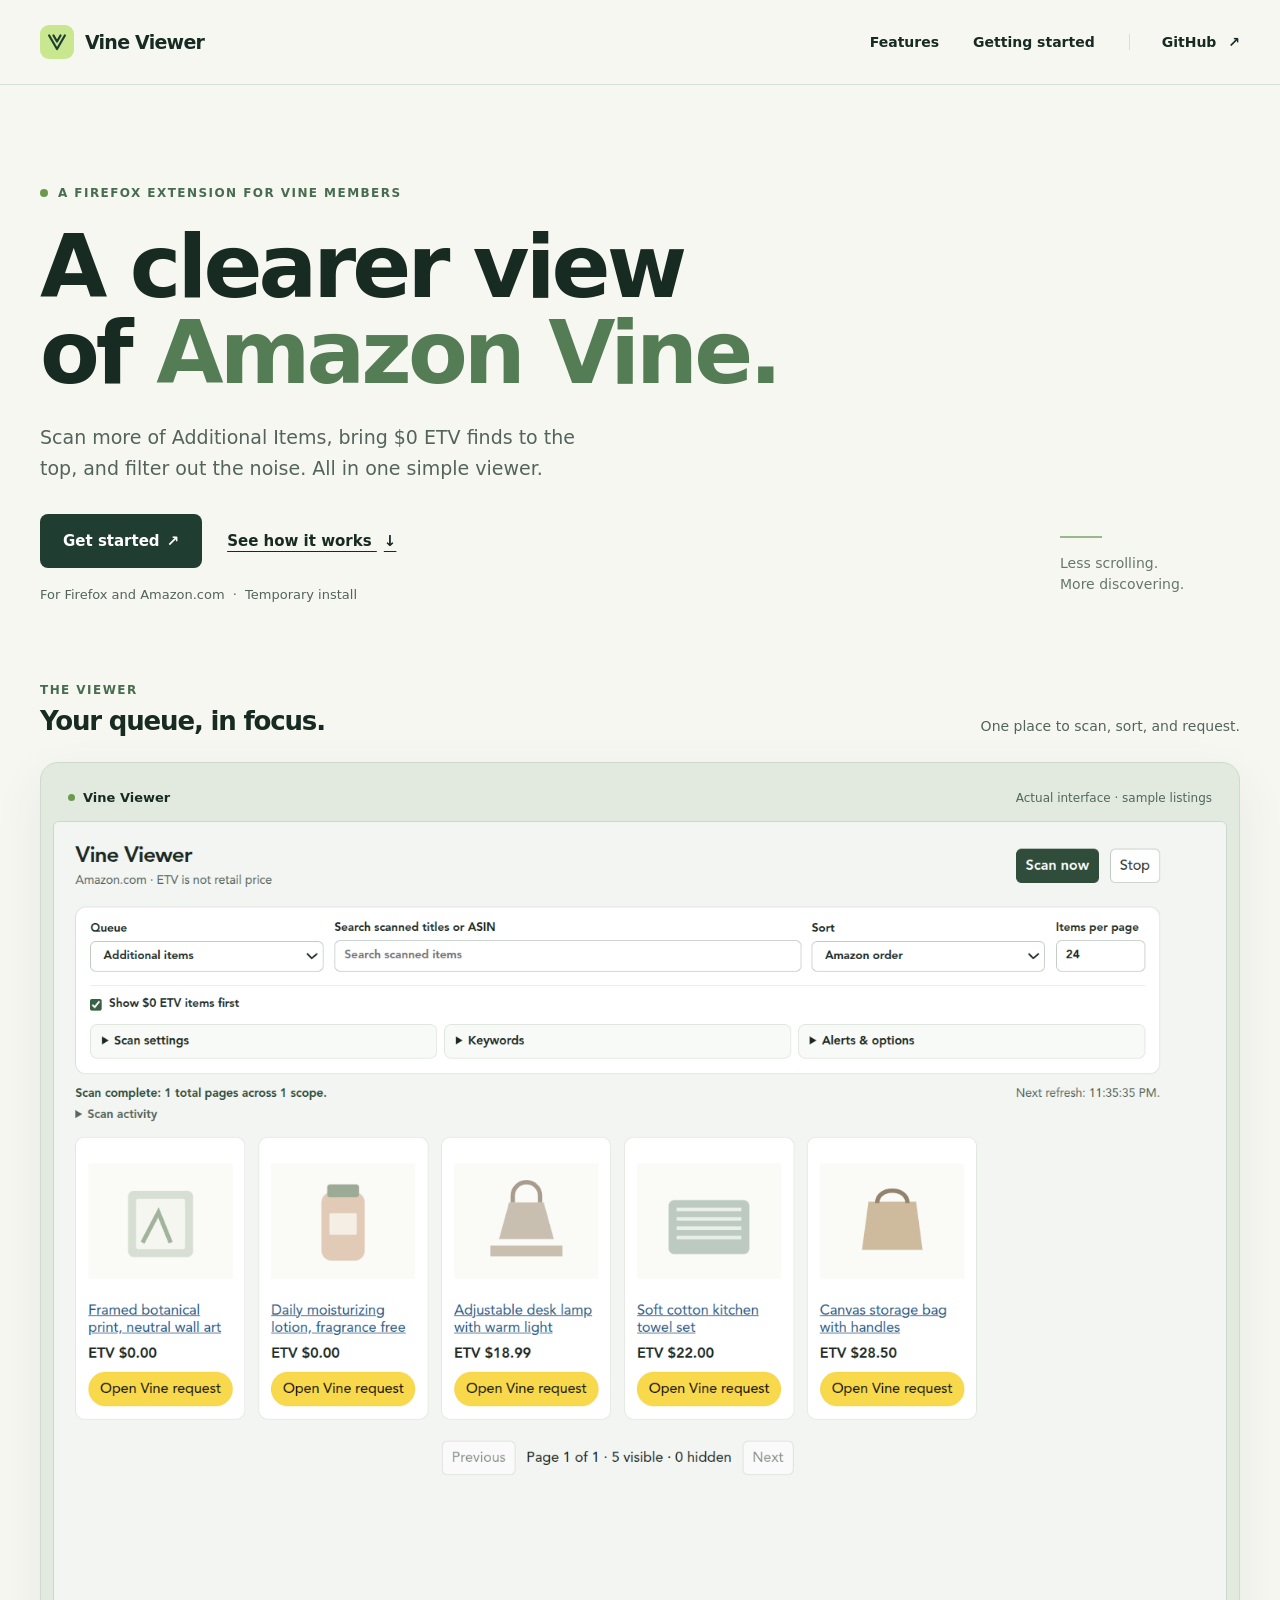
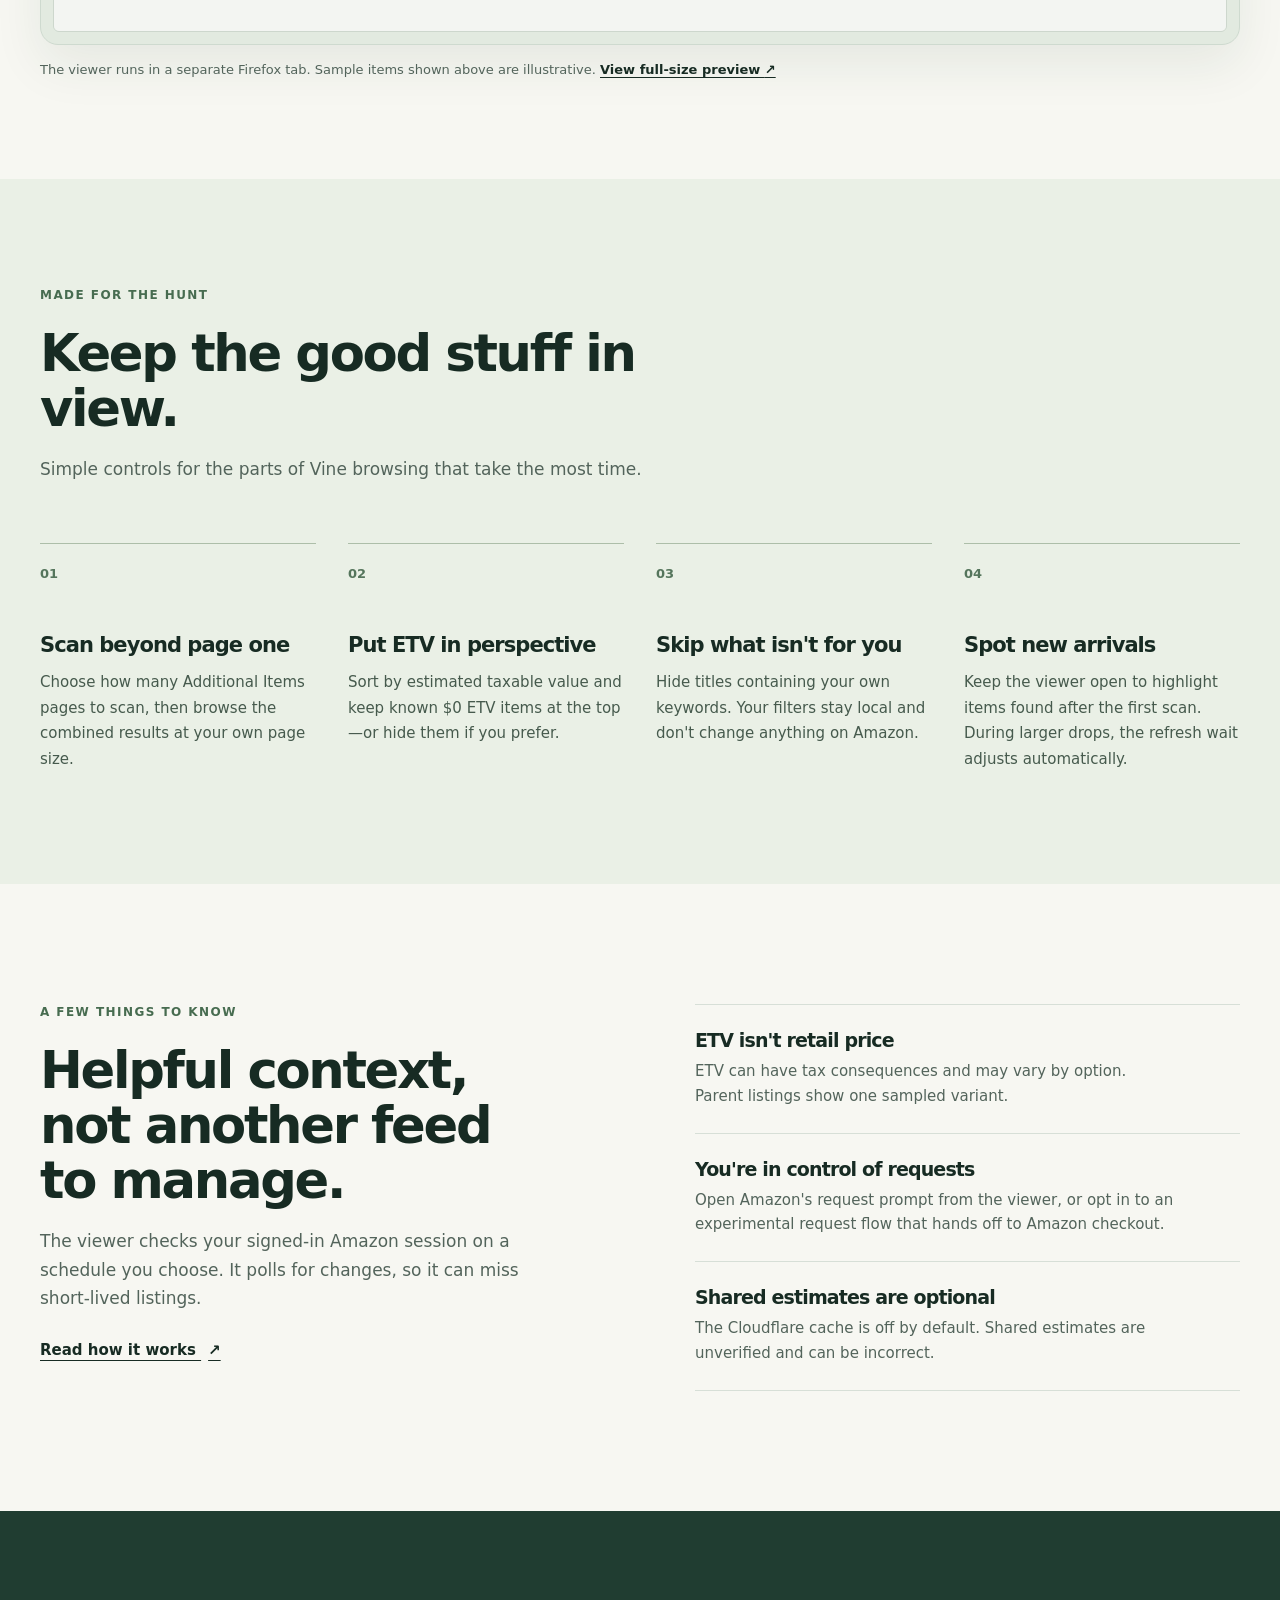
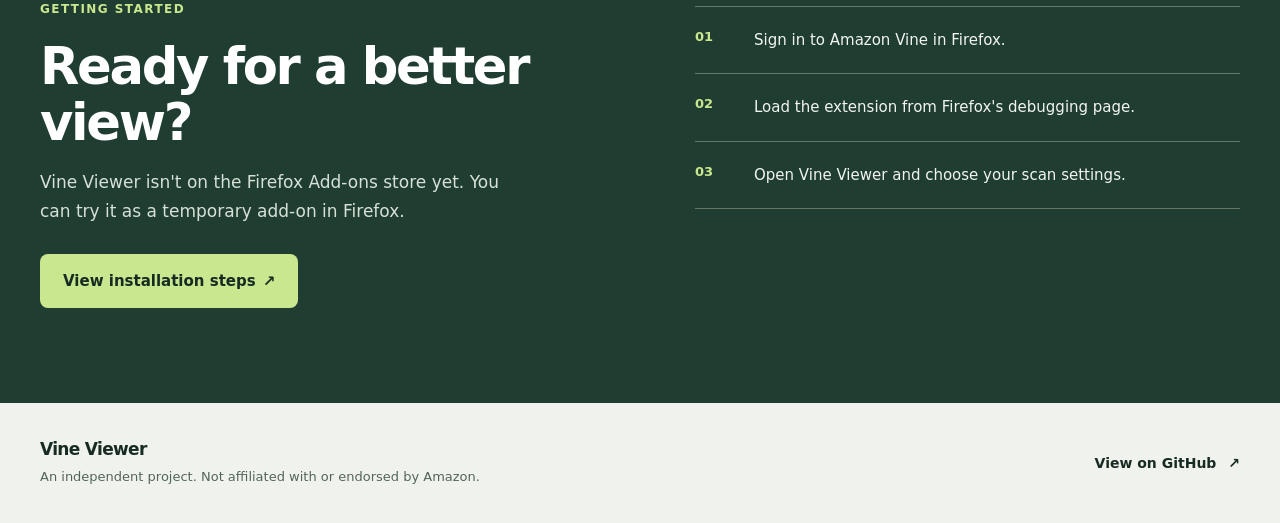
<file: docs/index.html>
<!doctype html>
<html lang="en">
<head>
  <meta charset="utf-8">
  <meta name="viewport" content="width=device-width, initial-scale=1">
  <meta name="description" content="A quieter way to scan Amazon Vine in Firefox. Browse new arrivals, sort by estimated taxable value, and filter out what you don't need.">
  <title>Vine Viewer — A clearer way to browse Amazon Vine</title>
  <script>document.documentElement.classList.add("js");</script>
  <link rel="stylesheet" href="style.css">
  <script defer src="site.js"></script>
</head>
<body>
  <header class="site-header">
    <div class="shell header-inner">
      <a class="brand" href="#top" aria-label="Vine Viewer home">
        <svg class="brand-mark" viewBox="0 0 32 32" fill="none" aria-hidden="true">
          <path d="M7 8.5 16 24l9-15.5M12 8.5l4 7 4-7" stroke="currentColor" stroke-width="2.5" stroke-linecap="round" stroke-linejoin="round"/>
        </svg>
        <span>Vine Viewer</span>
      </a>
      <nav class="site-nav" aria-label="Main navigation">
        <a href="#features">Features</a>
        <a href="#getting-started">Getting started</a>
        <a class="nav-github" href="https://github.com/EhrenTheMan/amazon-vine-viewer">GitHub <span aria-hidden="true">↗</span></a>
      </nav>
    </div>
  </header>

  <main id="top">
    <section class="hero shell" aria-labelledby="hero-title">
      <div class="hero-copy">
        <p class="eyebrow"><span aria-hidden="true"></span> A Firefox extension for Vine members</p>
        <h1 id="hero-title">A clearer view of <span>Amazon Vine.</span></h1>
        <p class="hero-description">Scan more of Additional Items, bring $0 ETV finds to the top, and filter out the noise. All in one simple viewer.</p>
        <div class="hero-actions">
          <a class="button button-primary" href="https://github.com/EhrenTheMan/amazon-vine-viewer#install">
            Get started <span aria-hidden="true">↗</span>
          </a>
          <a class="text-link" href="#how-it-works">See how it works <span aria-hidden="true">↓</span></a>
        </div>
        <p class="availability">For Firefox and Amazon.com <span aria-hidden="true">·</span> Temporary install</p>
      </div>
      <div class="hero-aside" aria-hidden="true">
        <span class="aside-line"></span>
        <p>Less scrolling.<br>More discovering.</p>
      </div>
    </section>

    <section class="product-section shell" aria-labelledby="product-heading">
      <div class="section-topline">
        <div>
          <p class="eyebrow">The viewer</p>
          <h2 id="product-heading">Your queue, in focus.</h2>
        </div>
        <p>One place to scan, sort, and request.</p>
      </div>
      <div class="product-frame">
        <div class="product-bar">
          <div class="product-bar-title"><span class="product-dot"></span> Vine Viewer</div>
          <span>Actual interface · sample listings</span>
        </div>
        <div class="product-shot">
          <img src="viewer-preview.png" alt="Vine Viewer interface showing scan settings, sample items and estimated taxable values." width="1496" height="1033">
          <p class="shot-loading" role="status">Loading viewer preview…</p>
          <p class="shot-error">The viewer preview couldn’t load. <a href="https://github.com/EhrenTheMan/amazon-vine-viewer">View the project on GitHub.</a></p>
        </div>
      </div>
      <p class="product-caption">The viewer runs in a separate Firefox tab. Sample items shown above are illustrative. <a href="viewer-preview.png">View full-size preview <span aria-hidden="true">↗</span></a></p>
    </section>

    <section class="features-section" id="features" aria-labelledby="features-heading">
      <div class="shell">
        <div class="section-intro">
          <p class="eyebrow">Made for the hunt</p>
          <h2 id="features-heading">Keep the good stuff in view.</h2>
          <p>Simple controls for the parts of Vine browsing that take the most time.</p>
        </div>
        <div class="features-grid">
          <article class="feature">
            <span class="feature-number">01</span>
            <h3>Scan beyond page one</h3>
            <p>Choose how many Additional Items pages to scan, then browse the combined results at your own page size.</p>
          </article>
          <article class="feature">
            <span class="feature-number">02</span>
            <h3>Put ETV in perspective</h3>
            <p>Sort by estimated taxable value and keep known $0 ETV items at the top—or hide them if you prefer.</p>
          </article>
          <article class="feature">
            <span class="feature-number">03</span>
            <h3>Skip what isn't for you</h3>
            <p>Hide titles containing your own keywords. Your filters stay local and don't change anything on Amazon.</p>
          </article>
          <article class="feature">
            <span class="feature-number">04</span>
            <h3>Spot new arrivals</h3>
            <p>Keep the viewer open to highlight items found after the first scan. During larger drops, the refresh wait adjusts automatically.</p>
          </article>
        </div>
      </div>
    </section>

    <section class="details-section shell" id="how-it-works">
      <div class="details-copy">
        <p class="eyebrow">A few things to know</p>
        <h2>Helpful context, not another feed to manage.</h2>
        <p>The viewer checks your signed-in Amazon session on a schedule you choose. It polls for changes, so it can miss short-lived listings.</p>
        <a class="text-link" href="https://github.com/EhrenTheMan/amazon-vine-viewer#how-it-works">Read how it works <span aria-hidden="true">↗</span></a>
      </div>
      <div class="details-list">
        <div>
          <h3>ETV isn't retail price</h3>
          <p>ETV can have tax consequences and may vary by option. Parent listings show one sampled variant.</p>
        </div>
        <div>
          <h3>You're in control of requests</h3>
          <p>Open Amazon's request prompt from the viewer, or opt in to an experimental request flow that hands off to Amazon checkout.</p>
        </div>
        <div>
          <h3>Shared estimates are optional</h3>
          <p>The Cloudflare cache is off by default. Shared estimates are unverified and can be incorrect.</p>
        </div>
      </div>
    </section>

    <section class="start-section" id="getting-started" aria-labelledby="start-heading">
      <div class="shell start-inner">
        <div>
          <p class="eyebrow">Getting started</p>
          <h2 id="start-heading">Ready for a better view?</h2>
          <p>Vine Viewer isn't on the Firefox Add-ons store yet. You can try it as a temporary add-on in Firefox.</p>
          <a class="button button-light" href="https://github.com/EhrenTheMan/amazon-vine-viewer#install">View installation steps <span aria-hidden="true">↗</span></a>
        </div>
        <ol class="steps">
          <li><span>01</span><p>Sign in to Amazon Vine in Firefox.</p></li>
          <li><span>02</span><p>Load the extension from Firefox's debugging page.</p></li>
          <li><span>03</span><p>Open Vine Viewer and choose your scan settings.</p></li>
        </ol>
      </div>
    </section>
  </main>

  <footer class="site-footer">
    <div class="shell footer-inner">
      <div>
        <a class="footer-brand" href="#top">Vine Viewer</a>
        <p>An independent project. Not affiliated with or endorsed by Amazon.</p>
      </div>
      <a href="https://github.com/EhrenTheMan/amazon-vine-viewer">View on GitHub <span aria-hidden="true">↗</span></a>
    </div>
  </footer>
</body>
</html>
</file>
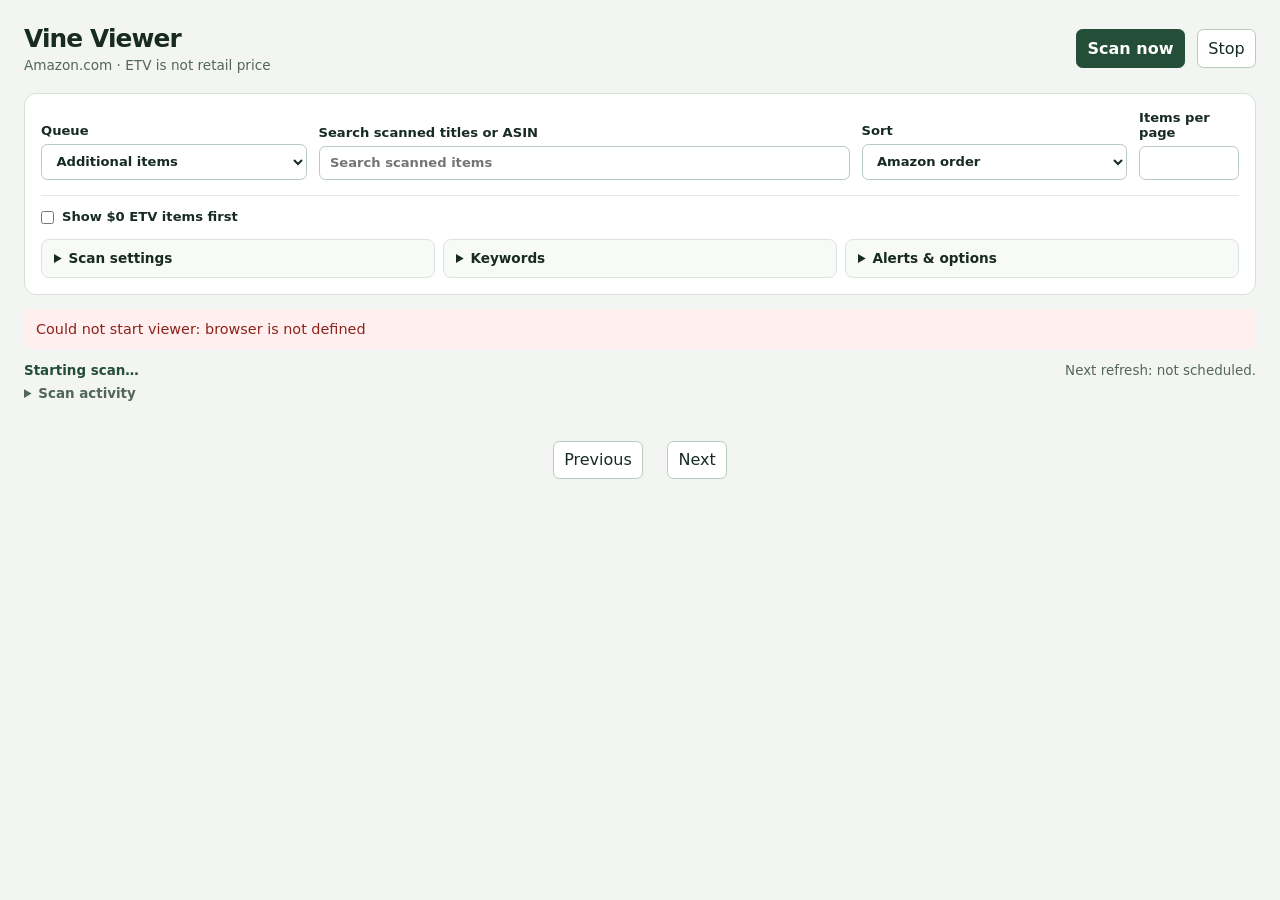
<file: viewer.html>
<!doctype html>
<html lang="en">
<head>
  <meta charset="utf-8">
  <meta name="viewport" content="width=device-width, initial-scale=1">
  <title>Vine Viewer</title>
  <link rel="stylesheet" href="viewer.css">
  <script defer src="core.js"></script>
  <script defer src="shared-cache.js"></script>
  <script defer src="direct-request.js"></script>
  <script defer src="viewer.js"></script>
</head>
<body>
  <main>
    <header class="app-header">
      <div>
        <h1>Vine Viewer</h1>
        <p>Amazon.com &middot; ETV is not retail price</p>
      </div>
      <div class="actions">
        <button id="refresh" type="button">Scan now</button>
        <button id="stop" type="button">Stop</button>
      </div>
    </header>
    <form id="settings">
      <div class="browse-controls">
        <label>Queue
          <select id="queue">
            <option value="encore">Additional items</option>
            <option value="potluck">Recommended for you</option>
            <option value="last_chance">Available for all</option>
          </select>
        </label>
        <label class="search">Search scanned titles or ASIN
          <input id="search" type="search" placeholder="Search scanned items" autocomplete="off">
        </label>
        <label>Sort
          <select id="sort">
            <option value="recent">Amazon order</option>
            <option value="high">ETV: high to low</option>
            <option value="low">ETV: low to high</option>
          </select>
        </label>
        <label>Items per page
          <input id="page-size" type="number" min="1" max="100" step="1" required>
        </label>
      </div>
      <div class="settings-bar">
        <label class="checkbox"><input id="show-zero" type="checkbox"> Show $0 ETV items first</label>
        <div class="settings-groups">
          <details id="scan-settings">
            <summary>Scan settings</summary>
            <div class="settings-content">
              <label>Refresh interval
                <select id="interval">
                  <option value="0">Off</option>
                  <option value="120">2 minutes</option>
                  <option value="300">5 minutes</option>
                  <option value="600">10 minutes</option>
                  <option value="1800">30 minutes</option>
                </select>
              </label>
              <label>Additional Items pages to scan
                <input id="scan-pages" type="number" min="1" max="100" step="1" required>
              </label>
              <label>Favorite Additional Items category URLs
                <textarea id="categories" rows="2" placeholder="One Amazon.com Vine category URL per line"></textarea>
              </label>
              <p class="note">Favorites are scanned after the regular pages; the page limit applies to each. Keep this tab open. More than 5 new items trigger a 30-second refresh wait until 3 quieter scans.</p>
            </div>
          </details>
          <details>
            <summary>Keywords</summary>
            <div class="settings-content">
              <label>Hide titles containing
                <textarea id="keywords" rows="2" placeholder="Keywords or phrases, separated by commas or new lines"></textarea>
              </label>
              <label>Highlight titles containing
                <textarea id="highlight-keywords" rows="2" placeholder="Keywords or phrases, separated by commas or new lines"></textarea>
              </label>
            </div>
          </details>
          <details>
            <summary>Alerts &amp; options</summary>
            <div class="settings-content">
              <label class="checkbox"><input id="alert-keywords" type="checkbox"> Alert for highlighted keywords</label>
              <label class="checkbox"><input id="alert-zero" type="checkbox"> Alert for $0 ETV</label>
              <label class="checkbox"><input id="alert-sound" type="checkbox"> Play alert sound</label>
              <label class="checkbox"><input id="alert-desktop" type="checkbox"> Desktop notifications</label>
              <label class="checkbox"><input id="direct-request" type="checkbox"> Request product from viewer</label>
              <label class="checkbox"><input id="shared-etv" type="checkbox" aria-describedby="shared-etv-note"> Use and contribute shared ETV estimates</label>
              <p class="note" id="shared-etv-note">Optional; Additional Items only. Sends item IDs and contributed ETVs to Cloudflare, which receives your IP address. Estimates are unverified and may be incorrect. Expired entries can remain stored until overwritten.</p>
            </div>
          </details>
        </div>
      </div>
    </form>
    <p id="cache-status" role="status" aria-live="polite" hidden></p>
    <p id="alert-status" role="alert" hidden></p>
    <p id="error" role="alert" hidden></p>
    <section class="scan-status" aria-label="Scan status">
      <div class="scan-status-line">
        <p id="scan-progress" role="status" aria-live="polite">Starting scan…</p>
        <p id="next-refresh">Next refresh: not scheduled.</p>
      </div>
      <details class="activity">
        <summary>Scan activity</summary>
        <p id="status" role="status" aria-live="polite">Starting&hellip;</p>
        <p class="note">New arrivals are highlighted after a completed scan. Variant items show one sampled variant.</p>
      </details>
    </section>
    <section id="items" aria-label="Vine items"></section>
    <nav aria-label="Viewer pages">
      <button id="previous" type="button">Previous</button>
      <span id="pagination"></span>
      <button id="next" type="button">Next</button>
    </nav>
    <dialog id="request-dialog" aria-labelledby="request-title">
      <h2 id="request-title">Request product</h2>
      <p id="request-product"></p>
      <label id="request-variants-label" hidden>Choose a variant
        <select id="request-variants"></select>
      </label>
      <p id="request-details" role="status" aria-live="polite"></p>
      <p id="request-error" role="alert" hidden></p>
      <p>Confirming sends a Vine request and opens Amazon checkout, which may complete the order. The ETV may have tax consequences. Check your delivery address and orders on Amazon.</p>
      <div class="actions">
        <button id="request-cancel" type="button">Cancel</button>
        <button id="request-confirm" type="button" class="request-button" disabled>Confirm request</button>
      </div>
    </dialog>
  </main>
</body>
</html>
</file>
<file: docs/style.css>
:root {
  color-scheme: light;
  --paper: #f7f7f2;
  --surface: #fff;
  --ink: #172b23;
  --muted: #53645b;
  --line: #d7dfd7;
  --accent: #c9e78e;
  --deep: #203d31;
  --radius: 18px;
  font-family: Inter, "Segoe UI", system-ui, -apple-system, sans-serif;
  color: var(--ink);
  background: var(--paper);
  font-synthesis: none;
  scroll-behavior: smooth;
}

* { box-sizing: border-box; }
body { margin: 0; }
a { color: inherit; }
a:focus-visible { outline: 3px solid #639642; outline-offset: 4px; }
.shell { width: min(100% - 64px, 1200px); margin-inline: auto; }
.site-header { border-bottom: 1px solid var(--line); }
.header-inner { min-height: 84px; display: flex; align-items: center; justify-content: space-between; gap: 24px; }
.brand { display: inline-flex; align-items: center; gap: 11px; font-size: 19px; font-weight: 750; letter-spacing: -.04em; text-decoration: none; }
.brand-mark { width: 34px; height: 34px; padding: 3px; border-radius: 9px; color: var(--deep); background: var(--accent); }
.site-nav { display: flex; align-items: center; gap: 34px; font-size: 14px; font-weight: 600; }
.site-nav a, .footer-inner > a { text-decoration: none; }
.site-nav a:hover, .footer-inner > a:hover { text-decoration: underline; text-underline-offset: 4px; }
.site-nav .nav-github { padding-left: 32px; border-left: 1px solid var(--line); }
.site-nav span, .text-link span, .button span, .footer-inner > a span { margin-left: 7px; }

.hero { display: flex; align-items: end; justify-content: space-between; gap: 48px; padding-top: 100px; padding-bottom: 80px; }
.hero-copy { max-width: 760px; }
.eyebrow { margin: 0 0 22px; color: #476c50; font-size: 12px; font-weight: 750; letter-spacing: .12em; line-height: 1.4; text-transform: uppercase; }
.hero .eyebrow { display: flex; align-items: center; gap: 10px; }
.hero .eyebrow span { width: 8px; height: 8px; border-radius: 50%; background: #6b9a4f; }
h1, h2, h3, p { margin-top: 0; }
h1, h2, h3 { letter-spacing: -.045em; }
h1 { max-width: 16ch; margin-bottom: 26px; font-size: clamp(52px, 6.8vw, 88px); font-weight: 680; line-height: .99; text-wrap: balance; }
h1 span { display: inline-block; color: #557d55; }
.hero-description { max-width: 540px; margin-bottom: 31px; color: var(--muted); font-size: 19px; line-height: 1.6; }
.hero-actions { display: flex; align-items: center; flex-wrap: wrap; gap: 25px; }
.button { min-height: 54px; display: inline-flex; align-items: center; justify-content: center; padding: 0 23px; border-radius: 8px; font-size: 15px; font-weight: 700; text-decoration: none; transition: background-color .15s, transform .15s; }
.button:hover { transform: translateY(-2px); }
.button-primary { background: var(--deep); color: #fff; }
.button-primary:hover { background: #315a45; }
.text-link { font-size: 15px; font-weight: 700; text-decoration-thickness: 1px; text-underline-offset: 5px; }
.availability { margin: 19px 0 0; color: var(--muted); font-size: 13px; }
.availability span { padding: 0 4px; }
.hero-aside { flex: 0 0 180px; margin-bottom: 7px; color: #66776a; }
.aside-line { display: block; width: 42px; height: 2px; margin-bottom: 15px; background: #9ab88e; }
.hero-aside p { margin: 0; font-size: 14px; line-height: 1.5; }

.product-section { padding-bottom: 100px; }
.section-topline { display: flex; align-items: end; justify-content: space-between; gap: 24px; margin-bottom: 25px; }
.section-topline .eyebrow { margin-bottom: 8px; }
.section-topline h2 { margin: 0; font-size: 26px; line-height: 1.15; }
.section-topline > p { margin: 0 0 3px; color: var(--muted); font-size: 14px; }
.product-frame { padding: 12px; border: 1px solid #cedacf; border-radius: var(--radius); background: #e2eae0; box-shadow: 0 20px 50px rgb(29 58 38 / 8%); }
.product-bar { min-height: 46px; display: flex; align-items: center; justify-content: space-between; gap: 16px; padding: 0 15px; color: #52665a; font-size: 12px; }
.product-bar-title { display: flex; align-items: center; gap: 8px; color: var(--ink); font-size: 13px; font-weight: 700; }
.product-dot { width: 7px; height: 7px; border-radius: 50%; background: #6b9a4f; }
.product-shot { position: relative; overflow: hidden; min-height: 180px; border: 1px solid #cdd7cd; border-radius: 6px; background: #f3f5f7; }
.product-shot img { width: 100%; height: auto; display: block; }
.shot-loading, .shot-error { display: none; margin: 0; padding: 24px; color: #344a3c; font-size: 14px; }
.js .product-shot:not(.is-loaded):not(.has-error) .shot-loading { position: absolute; inset: 0; display: grid; place-items: center; background: #f3f5f7; }
.js .product-shot.has-error img { display: none; }
.js .product-shot.has-error .shot-error { display: block; }
.product-caption { margin: 15px 0 0; color: var(--muted); font-size: 13px; line-height: 1.5; }
.product-caption a { color: var(--ink); font-weight: 650; text-underline-offset: 3px; white-space: nowrap; }

.features-section { padding: 108px 0 112px; background: #eaf0e6; }
.section-intro { max-width: 660px; margin-bottom: 60px; }
.section-intro h2, .details-copy h2, .start-inner h2 { margin-bottom: 18px; font-size: clamp(36px, 4vw, 52px); font-weight: 670; line-height: 1.08; }
.section-intro > p:last-child { margin-bottom: 0; color: var(--muted); font-size: 17px; line-height: 1.65; }
.features-grid { display: grid; grid-template-columns: repeat(4, minmax(0, 1fr)); gap: 32px; }
.feature { padding-top: 22px; border-top: 1px solid #adbea9; }
.feature-number { display: block; margin-bottom: 52px; color: #55755c; font-size: 13px; font-weight: 700; font-variant-numeric: tabular-nums; }
.feature h3 { margin-bottom: 12px; font-size: 21px; line-height: 1.2; }
.feature p { margin: 0; color: #465a4d; font-size: 15px; line-height: 1.7; }

.details-section { display: grid; grid-template-columns: 1fr 1fr; gap: 110px; padding-top: 120px; padding-bottom: 120px; }
.details-copy { max-width: 490px; }
.details-copy > p:not(.eyebrow) { margin-bottom: 27px; color: var(--muted); font-size: 17px; line-height: 1.7; }
.details-list > div { padding: 24px 0; border-top: 1px solid var(--line); }
.details-list > div:last-child { border-bottom: 1px solid var(--line); }
.details-list h3 { margin-bottom: 8px; font-size: 19px; }
.details-list p { max-width: 480px; margin: 0; color: var(--muted); font-size: 15px; line-height: 1.65; }

.start-section { background: var(--deep); color: #fff; }
.start-inner { display: grid; grid-template-columns: 1fr 1fr; gap: 110px; padding-top: 90px; padding-bottom: 95px; }
.start-inner .eyebrow { color: #c9e78e; }
.start-inner > div > p:not(.eyebrow) { max-width: 470px; margin-bottom: 28px; color: #d6e1d8; font-size: 17px; line-height: 1.7; }
.button-light { color: #172b23; background: var(--accent); }
.button-light:hover { background: #daf2aa; }
.steps { margin: 5px 0 0; padding: 0; list-style: none; }
.steps li { display: grid; grid-template-columns: 45px 1fr; gap: 14px; padding: 22px 0; border-top: 1px solid #61776a; }
.steps li:last-child { border-bottom: 1px solid #61776a; }
.steps span { color: #c9e78e; font-size: 13px; font-weight: 700; font-variant-numeric: tabular-nums; }
.steps p { margin: 0; color: #f1f5f0; font-size: 15px; line-height: 1.5; }

.site-footer { background: #f0f3ed; }
.footer-inner { min-height: 120px; display: flex; justify-content: space-between; align-items: center; gap: 24px; padding-top: 24px; padding-bottom: 24px; }
.footer-brand { font-size: 17px; font-weight: 750; letter-spacing: -.04em; text-decoration: none; }
.footer-inner p { margin: 8px 0 0; color: var(--muted); font-size: 13px; line-height: 1.5; }
.footer-inner > a { flex-shrink: 0; font-size: 14px; font-weight: 700; }

@media (max-width: 900px) {
  .hero { padding-top: 76px; }
  .hero-aside { display: none; }
  .features-grid { grid-template-columns: repeat(2, minmax(0, 1fr)); gap: 44px 32px; }
  .feature-number { margin-bottom: 28px; }
  .details-section, .start-inner { gap: 55px; }
}
@media (max-width: 600px) {
  .shell { width: min(100% - 36px, 1200px); }
  .header-inner { min-height: 72px; }
  .brand { font-size: 17px; }
  .site-nav { gap: 0; }
  .site-nav a:not(.nav-github) { display: none; }
  .site-nav .nav-github { padding-left: 0; border: 0; }
  .hero { padding-top: 70px; padding-bottom: 64px; }
  h1 { font-size: clamp(40px, 11vw, 66px); }
  .hero-description { font-size: 17px; }
  .hero-actions { align-items: flex-start; gap: 22px; }
  .section-topline { align-items: start; flex-direction: column; gap: 8px; }
  .product-frame { padding: 8px; }
  .product-bar { min-height: 42px; padding: 0 8px; font-size: 10px; }
  .product-shot { min-height: 0; border-radius: 10px; }
  .product-caption { font-size: 12px; }
  .product-section { padding-bottom: 76px; }
  .features-section { padding: 76px 0; }
  .section-intro { margin-bottom: 45px; }
  .features-grid { grid-template-columns: 1fr; gap: 33px; }
  .feature-number { margin-bottom: 18px; }
  .details-section, .start-inner { grid-template-columns: 1fr; gap: 42px; }
  .details-section { padding-top: 80px; padding-bottom: 80px; }
  .start-inner { padding-top: 75px; padding-bottom: 75px; }
  .footer-inner { align-items: flex-start; flex-direction: column; }
}
@media (prefers-reduced-motion: reduce) {
  :root { scroll-behavior: auto; }
  .button { transition: none; }
  .button:hover { transform: none; }
}
</file>
<file: viewer.css>
:root {
  color-scheme: light;
  font-family: system-ui, sans-serif;
  color: #172b23;
  background: #f3f5f2;
}
* { box-sizing: border-box; }
body { margin: 0; }
main { max-width: 1280px; margin: auto; padding: 1.5rem; }
.app-header, .actions, .scan-status-line, nav { display: flex; align-items: center; gap: 0.75rem; }
.app-header { justify-content: space-between; margin-bottom: 1.25rem; }
h1 { margin: 0; font-size: 1.55rem; letter-spacing: -0.035em; }
.app-header p { margin: 0.25rem 0 0; color: #52665a; font-size: 0.85rem; }
label { display: grid; gap: 0.35rem; min-width: 0; font-size: 0.82rem; font-weight: 650; }
[hidden] { display: none !important; }
input, select, button, textarea {
  min-width: 0;
  font: inherit;
  padding: 0.55rem 0.65rem;
  border: 1px solid #b9c9bd;
  border-radius: 0.4rem;
  background: white;
  color: inherit;
}
input:focus-visible, select:focus-visible, button:focus-visible, textarea:focus-visible, summary:focus-visible, a:focus-visible {
  outline: 3px solid #82ab80;
  outline-offset: 2px;
}
input, select, textarea { width: 100%; }
textarea { resize: vertical; }
button { cursor: pointer; }
button:disabled { opacity: 0.5; cursor: default; }
#refresh { background: #244e38; border-color: #244e38; color: white; font-weight: 650; }
#refresh:hover:not(:disabled) { background: #326449; }
#settings { padding: 1rem; border: 1px solid #d6e0d6; border-radius: 0.75rem; background: white; }
.browse-controls { display: grid; grid-template-columns: minmax(150px, 1fr) minmax(200px, 2fr) minmax(150px, 1fr) 100px; gap: 0.75rem; align-items: end; }
.settings-bar { margin-top: 0.9rem; padding-top: 0.8rem; border-top: 1px solid #e3ebe3; }
.checkbox { display: flex; align-items: center; gap: 0.5rem; line-height: 1.35; }
.checkbox input { flex: 0 0 auto; width: auto; margin: 0; accent-color: #276141; }
.settings-groups { display: grid; grid-template-columns: repeat(3, minmax(0, 1fr)); gap: 0.5rem; margin-top: 0.8rem; align-items: start; }
.settings-groups details { min-width: 0; border: 1px solid #dce5dc; border-radius: 0.5rem; background: #f8faf7; }
summary { cursor: pointer; font-weight: 650; }
.settings-groups summary { padding: 0.65rem 0.75rem; font-size: 0.85rem; }
.settings-content { display: grid; gap: 0.8rem; padding: 0.25rem 0.75rem 0.75rem; }
.settings-content .note { margin: 0; }
.note { color: #52665a; font-size: 0.8rem; line-height: 1.5; }
#error, #alert-status, #cache-status { padding: 0.75rem; border-radius: 0.5rem; background: #fff0ef; color: #8e211b; font-size: 0.9rem; }
.scan-status { margin: 0.9rem 0 1rem; color: #52665a; font-size: 0.84rem; }
.scan-status-line { flex-wrap: wrap; justify-content: space-between; gap: 0.25rem 1rem; }
.scan-status p { margin: 0; }
#scan-progress { color: #244e38; font-weight: 650; }
#next-refresh, #pagination { font-variant-numeric: tabular-nums; }
.activity { margin-top: 0.45rem; }
.activity summary { width: fit-content; color: #52665a; }
.activity p { margin-top: 0.5rem; }
#items { display: grid; grid-template-columns: repeat(auto-fill, minmax(190px, 1fr)); gap: 0.9rem; }
article { display: flex; flex-direction: column; padding: 0.85rem; gap: 0.65rem; min-width: 0; background: white; border: 1px solid #e0e8e0; border-radius: 0.65rem; }
article.new-arrival { outline: 2px solid #087549; background: #eaf8ef; }
article.keyword-match { box-shadow: inset 0 0 0 2px #ad7713; }
.keyword-badge, .arrival-badge { align-self: flex-start; border-radius: 0.25rem; padding: 0.2rem 0.45rem; font-size: 0.75rem; font-weight: 700; }
.keyword-badge { background: #fff0c7; color: #694400; }
.arrival-badge { background: #087549; color: white; }
article img { width: 100%; height: 160px; object-fit: contain; }
article a { color: #075a86; overflow-wrap: anywhere; }
article strong { margin-top: auto; }
.request-button { padding: 0.55rem; background: #ffd814; border: 1px solid #fcd200; border-radius: 1.2rem; text-align: center; text-decoration: none; color: #111; }
nav { justify-content: center; flex-wrap: wrap; margin: 1.5rem 0; }
dialog { max-width: 32rem; border: 1px solid #aeb8c2; border-radius: 0.6rem; padding: 1.5rem; }
dialog::backdrop { background: rgb(0 0 0 / 55%); }
#request-error { color: #8e211b; }
@media (max-width: 760px) {
  .browse-controls { grid-template-columns: repeat(2, minmax(0, 1fr)); }
  .settings-groups { grid-template-columns: 1fr; }
}
@media (max-width: 480px) {
  main { padding: 1rem; }
  .app-header { align-items: flex-start; flex-wrap: wrap; }
  .browse-controls { grid-template-columns: 1fr 1fr; }
  .search { grid-column: 1 / -1; grid-row: 1; }
  #items { grid-template-columns: repeat(auto-fill, minmax(min(150px, 100%), 1fr)); gap: 0.65rem; }
  article img { height: 130px; }
}
</file>
